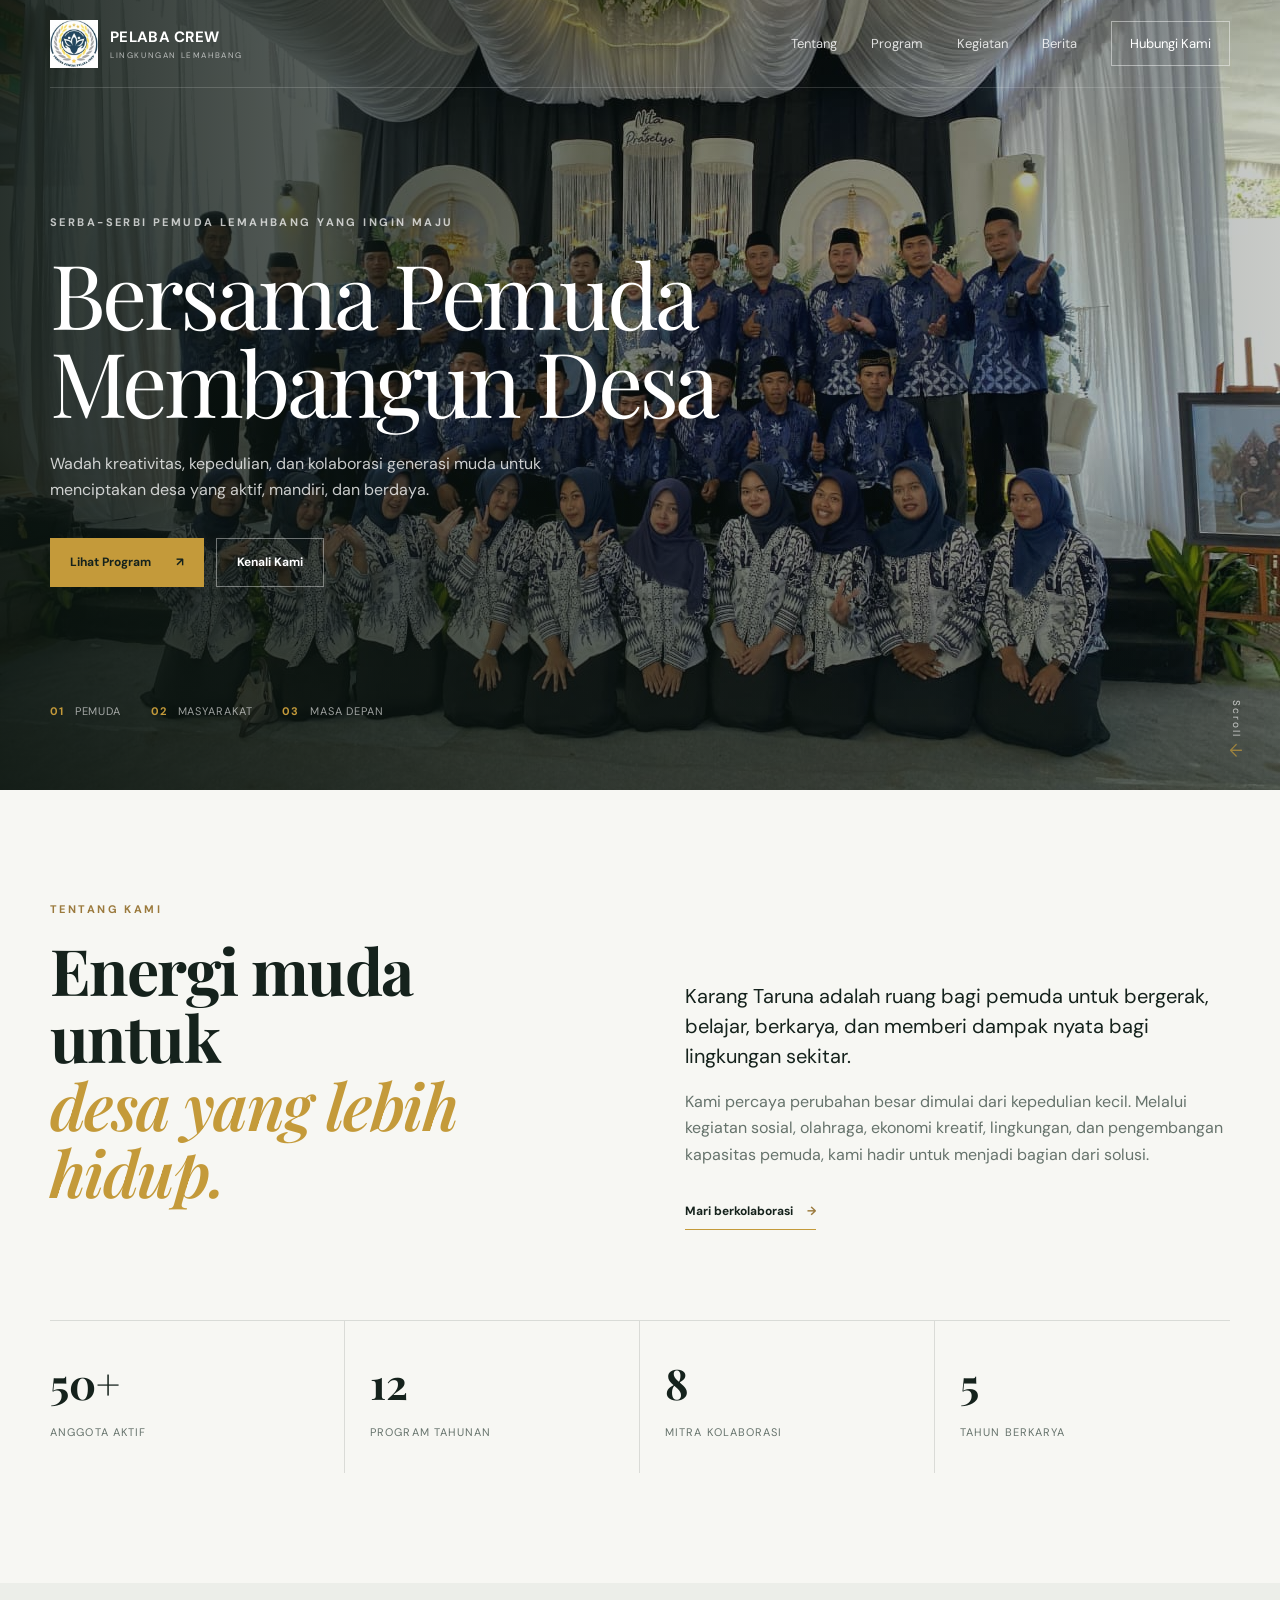
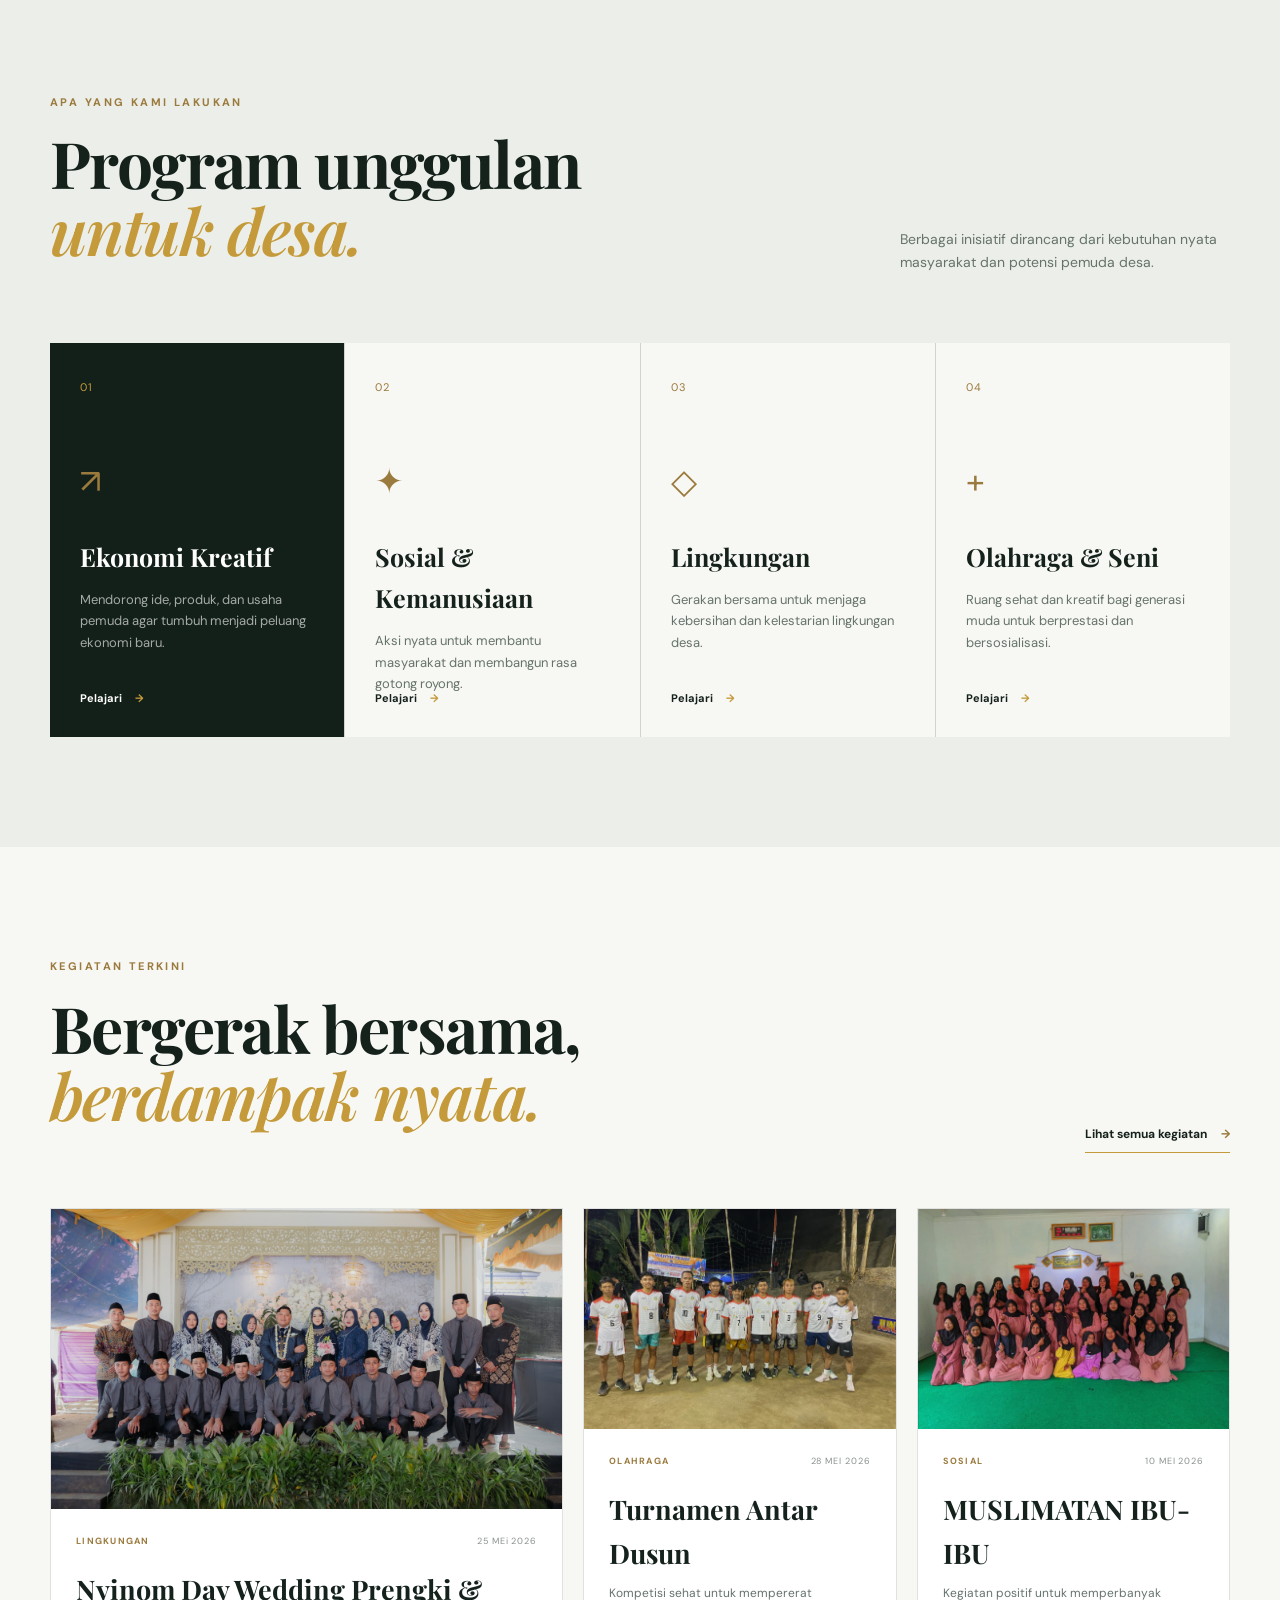
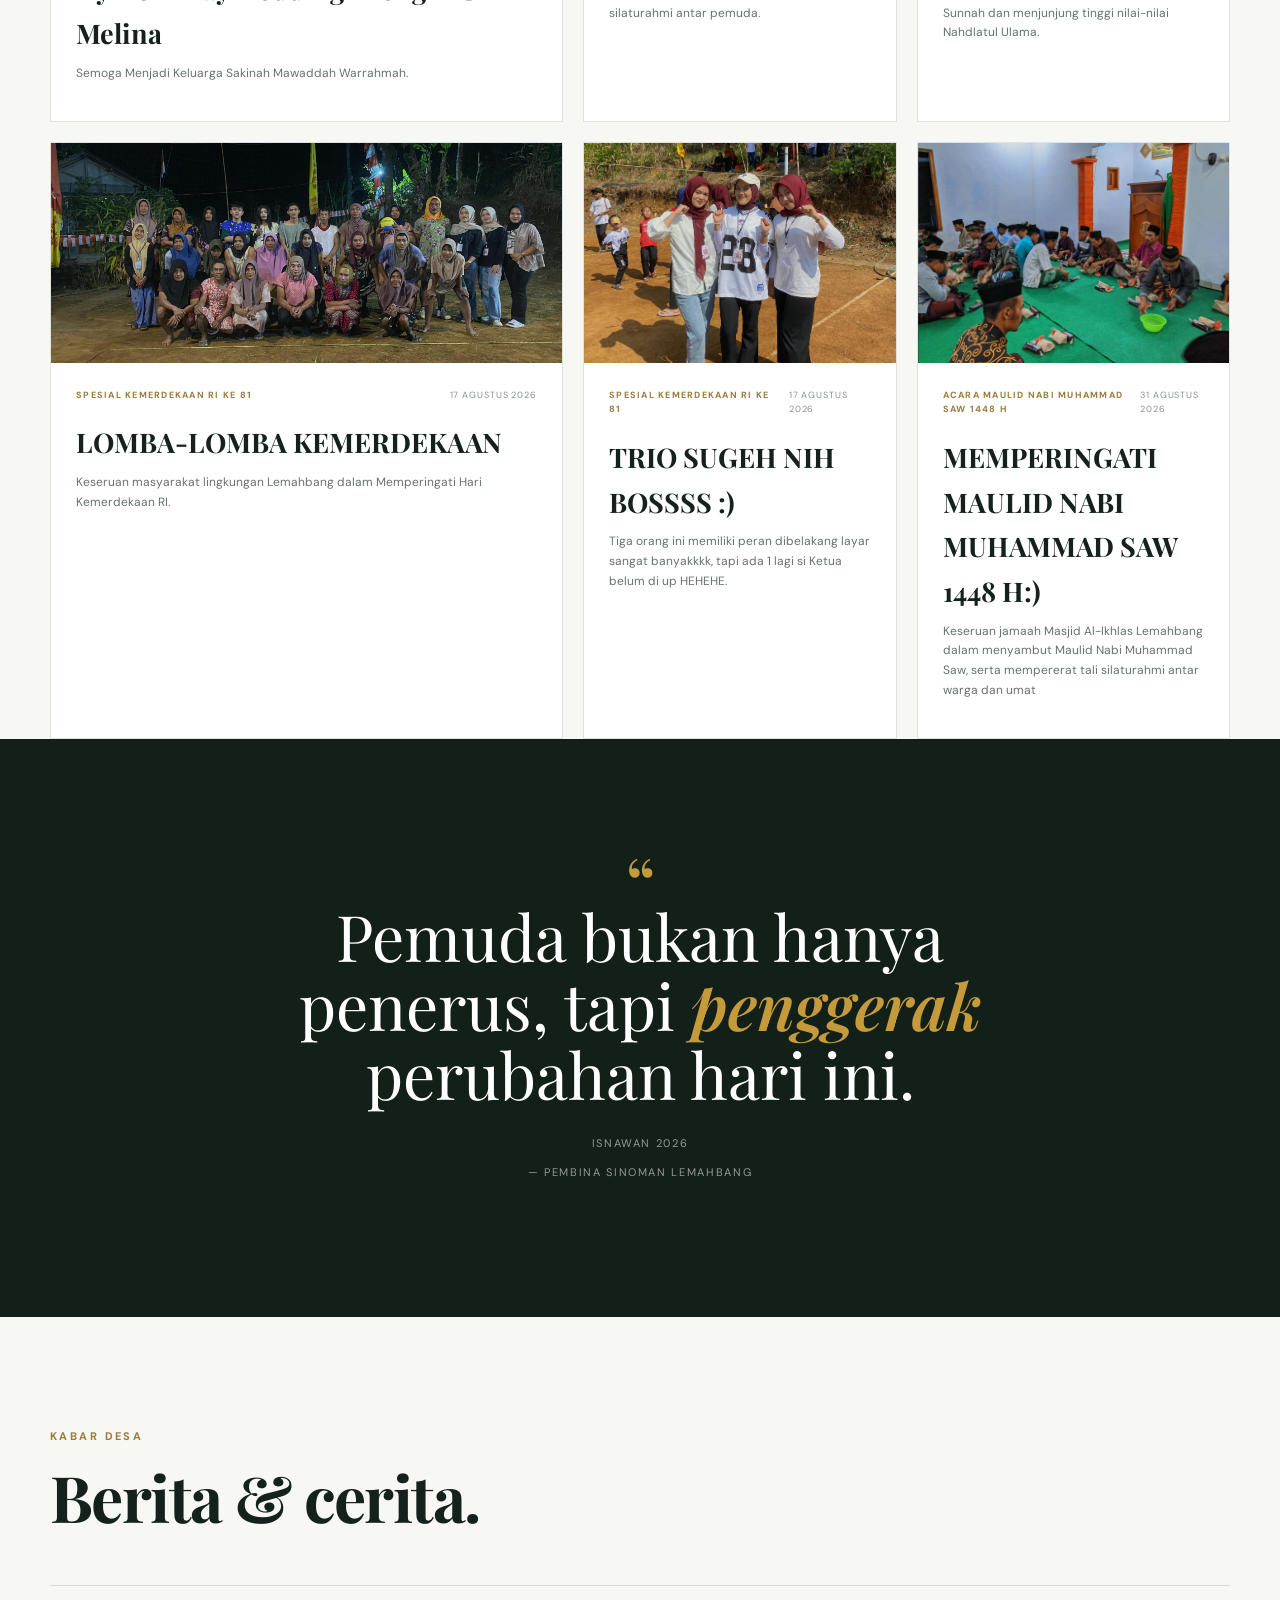
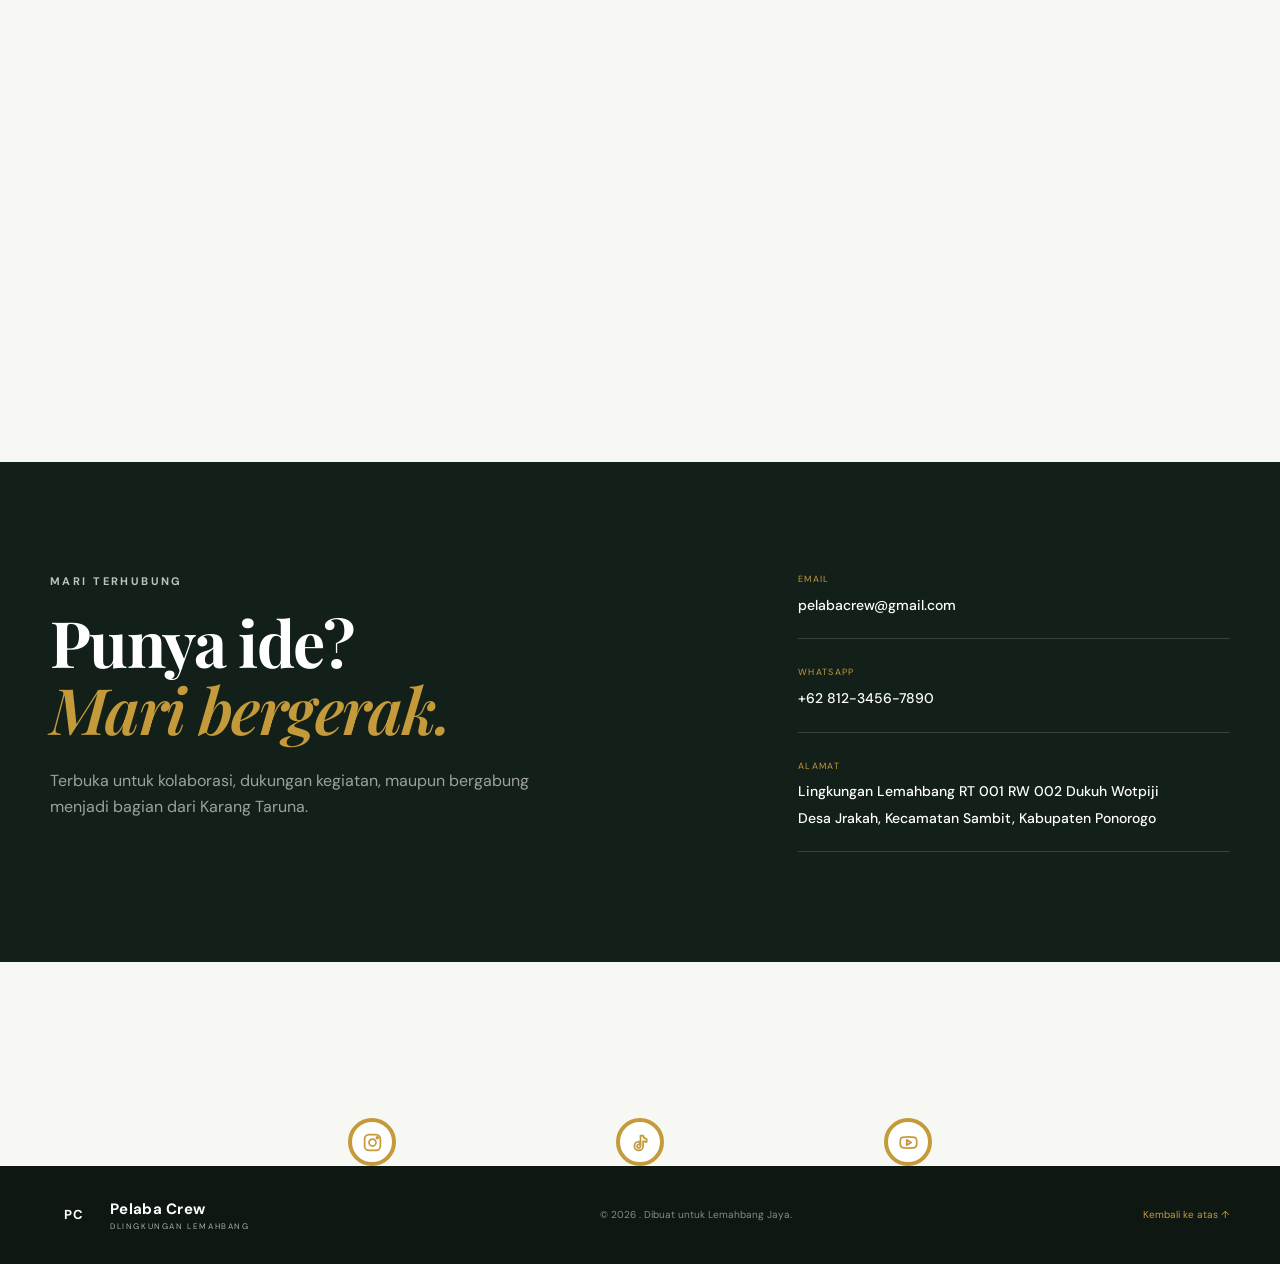
<file: index.html>
<!DOCTYPE html>
<html lang="id">
<head>
  <meta charset="UTF-8">
  <meta name="viewport" content="width=device-width, initial-scale=1.0">
  <meta name="description" content="Website resmi Welcome to Pelaba Gank">
  <title>Welcome To Pelaba</title>
  <link rel="preconnect" href="https://fonts.googleapis.com">
  <link rel="preconnect" href="https://fonts.gstatic.com" crossorigin>
  <link href="https://fonts.googleapis.com/css2?family=DM+Sans:wght@400;500;600;700&family=Playfair+Display:wght@600;700&display=swap" rel="stylesheet">
  <link rel="stylesheet" href="css/style.css">
</head>
<body>
  <header class="site-header" id="beranda">
    <nav class="navbar container">
      <a class="brand" href="#beranda" aria-label="PELABA CREW">
        <span class="brand-mark">
  <img src="assets/logo.png" alt="Logo Karang Taruna">
</span>
        <span><strong>PELABA CREW</strong><small>LINGKUNGAN LEMAHBANG</small></span>
      </a>

      <button class="nav-toggle" aria-label="Buka menu" aria-expanded="false">
        <span></span><span></span><span></span>
      </button>

      <div class="nav-menu">
        <a href="#tentang">Tentang</a>
        <a href="#program">Program</a>
        <a href="#kegiatan">Kegiatan</a>
        <a href="#berita">Berita</a>
        <a href="#kontak" class="nav-cta">Hubungi Kami</a>
      </div>
    </nav>

    <div class="hero-overlay"></div>
    <div class="hero-content container">
      <p class="eyebrow">SERBA-SERBI PEMUDA LEMAHBANG YANG INGIN MAJU</p>
      <h1 class="hero-tagline">
  Bersama Pemuda<br>
  Membangun Desa
</h1>
      <p class="hero-copy">
        Wadah kreativitas, kepedulian, dan kolaborasi generasi muda
        untuk menciptakan desa yang aktif, mandiri, dan berdaya.
      </p>
      <div class="hero-actions">
        <a href="#program" class="btn btn-primary">Lihat Program <span>↗</span></a>
        <a href="#tentang" class="btn btn-ghost">Kenali Kami</a>
      </div>
      <div class="hero-meta">
        <span><b>01</b> Pemuda</span>
        <span><b>02</b> Masyarakat</span>
        <span><b>03</b> Masa Depan</span>
      </div>
    </div>
    <a class="scroll-cue" href="#tentang">Scroll <span>↓</span></a>
  </header>

  <main>
    <section class="intro section" id="tentang">
      <div class="container intro-grid">
        <div>
          <p class="eyebrow dark">TENTANG KAMI</p>
          <h2>Energi muda untuk<br><em>desa yang lebih hidup.</em></h2>
        </div>
        <div>
          <p class="lead">Karang Taruna adalah ruang bagi pemuda untuk bergerak, belajar, berkarya, dan memberi dampak nyata bagi lingkungan sekitar.</p>
          <p>Kami percaya perubahan besar dimulai dari kepedulian kecil. Melalui kegiatan sosial, olahraga, ekonomi kreatif, lingkungan, dan pengembangan kapasitas pemuda, kami hadir untuk menjadi bagian dari solusi.</p>
          <a class="text-link" href="#kontak">Mari berkolaborasi <span>→</span></a>
        </div>
      </div>
      <div class="container stats">
        <div><strong>50+</strong><span>Anggota Aktif</span></div>
        <div><strong>12</strong><span>Program Tahunan</span></div>
        <div><strong>8</strong><span>Mitra Kolaborasi</span></div>
        <div><strong>5</strong><span>Tahun Berkarya</span></div>
      </div>
    </section>

    <section class="program section section-muted" id="program">
      <div class="container">
        <div class="section-head">
          <div>
            <p class="eyebrow dark">APA YANG KAMI LAKUKAN</p>
            <h2>Program unggulan<br><em>untuk desa.</em></h2>
          </div>
          <p>Berbagai inisiatif dirancang dari kebutuhan nyata masyarakat dan potensi pemuda desa.</p>
        </div>
        <div class="program-grid">
          <article class="program-card featured">
            <span class="card-no">01</span>
            <div class="icon">↗</div>
            <h3>Ekonomi Kreatif</h3>
            <p>Mendorong ide, produk, dan usaha pemuda agar tumbuh menjadi peluang ekonomi baru.</p>
            <a href="#kontak">Pelajari <span>→</span></a>
          </article>
          <article class="program-card">
            <span class="card-no">02</span>
            <div class="icon">✦</div>
            <h3>Sosial &amp; Kemanusiaan</h3>
            <p>Aksi nyata untuk membantu masyarakat dan membangun rasa gotong royong.</p>
            <a href="#kontak">Pelajari <span>→</span></a>
          </article>
          <article class="program-card">
            <span class="card-no">03</span>
            <div class="icon">◇</div>
            <h3>Lingkungan</h3>
            <p>Gerakan bersama untuk menjaga kebersihan dan kelestarian lingkungan desa.</p>
            <a href="#kontak">Pelajari <span>→</span></a>
          </article>
          <article class="program-card">
            <span class="card-no">04</span>
            <div class="icon">+</div>
            <h3>Olahraga &amp; Seni</h3>
            <p>Ruang sehat dan kreatif bagi generasi muda untuk berprestasi dan bersosialisasi.</p>
            <a href="#kontak">Pelajari <span>→</span></a>
          </article>
        </div>
      </div>
    </section>

    <section class="activities section" id="kegiatan">
      <div class="container">
        <div class="section-head">
          <div>
            <p class="eyebrow dark">KEGIATAN TERKINI</p>
            <h2>Bergerak bersama,<br><em>berdampak nyata.</em></h2>
          </div>
          <a class="text-link" href="#berita">Lihat semua kegiatan <span>→</span></a>
        </div>

        <div class="activity-grid">
          <article class="activity large">
            <div class="activity-image image-one"></div>
            <div class="activity-body">
              <div><span class="tag">LINGKUNGAN</span><time>25 MEi 2026</time></div>
              <h3>Nyinom Day Wedding Prengki & Melina</h3>
              <p>Semoga Menjadi Keluarga Sakinah Mawaddah Warrahmah.</p>
            </div>
          </article>
          <article class="activity">
            <div class="activity-image image-two"></div>
            <div class="activity-body">
              <div><span class="tag">OLAHRAGA</span><time>28 MEI 2026</time></div>
              <h3>Turnamen Antar Dusun</h3>
              <p>Kompetisi sehat untuk mempererat silaturahmi antar pemuda.</p>
            </div>
          </article>
          <article class="activity">
            <div class="activity-image image-three"></div>
            <div class="activity-body">
              <div><span class="tag">SOSIAL</span><time>10 MEI 2026</time></div>
              <h3>MUSLIMATAN IBU-IBU</h3>
              <p>Kegiatan positif untuk memperbanyak Sunnah dan menjunjung tinggi nilai-nilai Nahdlatul Ulama.</p>
            </div>
          </article>
          <article class="activity">
            <div class="activity-image image-four"></div>
            <div class="activity-body">
              <div><span class="tag">SPESIAL KEMERDEKAAN RI KE 81</span><time>17 AGUSTUS 2026</time></div>
              <h3>LOMBA-LOMBA KEMERDEKAAN </h3>
              <p>Keseruan masyarakat lingkungan Lemahbang dalam Memperingati Hari Kemerdekaan RI.</p>
            </div>
          </article>
          </article>
          <article class="activity">
            <div class="activity-image image-five"></div>
            <div class="activity-body">
              <div><span class="tag">SPESIAL KEMERDEKAAN RI KE 81</span><time>17 AGUSTUS 2026</time></div>
              <h3>TRIO SUGEH NIH BOSSSS :) </h3>
              <p>Tiga orang ini memiliki peran dibelakang layar sangat banyakkkk, tapi ada 1 lagi si Ketua belum di up HEHEHE.</p>
            </div>
          </article>
          </article>
          <article class="activity">
            <div class="activity-image image-six"></div>
            <div class="activity-body">
              <div><span class="tag"> ACARA MAULID NABI MUHAMMAD SAW 1448 H</span><time>31 AGUSTUS 2026</time></div>
              <h3>MEMPERINGATI MAULID NABI MUHAMMAD SAW 1448 H:) </h3>
              <p>Keseruan jamaah Masjid Al-Ikhlas Lemahbang dalam menyambut Maulid Nabi Muhammad Saw, serta mempererat tali silaturahmi antar warga dan umat</p>
            </div>
          </article>
        </div>
      </div
    </section>

    <section class="quote-section">
      <div class="container quote">
        <span class="quote-mark">“</span>
        <blockquote>Pemuda bukan hanya<br>penerus, tapi <em>penggerak</em><br>perubahan hari ini.</blockquote>
        <p> ISNAWAN 2026</p>
        <p>— Pembina Sinoman Lemahbang</p>
      </div>
    </section>

    <section class="news section" id="berita">
      <div class="container">
        <div class="section-head compact">
          <div>
            <p class="eyebrow dark">KABAR DESA</p>
            <h2>Berita &amp; cerita.</h2>
          </div>
        </div>
        <div class="news-list">
          <article><span>01</span><div><small>INFO · 04 JUN 2026</small><h3>Pendaftaran anggota baru Karang Taruna dibuka</h3></div><b>→</b></article>
          <article><span>02</span><div><small>KEGIATAN · 26 MEI 2026</small><h3>Kolaborasi pemuda dan UMKM desa untuk bazar kreatif</h3></div><b>→</b></article>
          <article><span>03</span><div><small>PRESTASI · 18 MEI 2026</small><h3>Tim olahraga desa meraih juara dalam kompetisi kecamatan</h3></div><b>→</b></article>
        </div>
      </div>
    </section>

    <section class="contact-section" id="kontak">
      <div class="container contact-grid">
        <div>
          <p class="eyebrow">MARI TERHUBUNG</p>
          <h2>Punya ide?<br><em>Mari bergerak.</em></h2>
          <p>Terbuka untuk kolaborasi, dukungan kegiatan, maupun bergabung menjadi bagian dari Karang Taruna.</p>
        </div>
        <div class="contact-info">
          <a href="mailto:pelabacrew@gmail.com"><small>EMAIL</small><strong>pelabacrew@gmail.com</strong></a>
          <a href="https://wa.me/6281234567890" target="_blank" rel="noopener"><small>WHATSAPP</small><strong>+62 812-3456-7890</strong></a>
          <div><small>ALAMAT</small><strong>Lingkungan Lemahbang RT 001 RW 002 Dukuh Wotpiji<br>Desa Jrakah, Kecamatan Sambit, Kabupaten Ponorogo</strong></div>
          
          </div>
        </div>
      </div>
    </section>
  </main>
  <div class="social-links">

  <a href="https://www.instagram.com/pelabacrew_png?"
     target="_blank"
     rel="noopener noreferrer"
     aria-label="Instagram"
     class="social-icon">
    <svg viewBox="0 0 24 24" aria-hidden="true">
      <rect x="3" y="3" width="18" height="18" rx="5"></rect>
      <circle cx="12" cy="12" r="4"></circle>
      <circle cx="17.5" cy="6.5" r="1"></circle>
    </svg>
  </a>

  <a href="https://www.tiktok.com/@pemudapemudi_lemahbang?"
     target="_blank"
     rel="noopener noreferrer"
     aria-label="TikTok"
     class="social-icon">
    <svg viewBox="0 0 24 24" aria-hidden="true">
      <path d="M15 4c.4 2.3 1.7 3.7 4 4v3.5c-1.5 0-2.8-.4-4-1.1V16a5 5 0 1 1-5-5c.4 0 .8 0 1.2.1v3.5a2 2 0 1 0 .8 1.9V4h3z"></path>
    </svg>
  </a>

  <a href="https://youtube.com/@pemudapemudi_lemahbang?"
     target="_blank"
     rel="noopener noreferrer"
     aria-label="YouTube"
     class="social-icon">
    <svg viewBox="0 0 24 24" aria-hidden="true">
      <path d="M21 8.2a2.8 2.8 0 0 0-2-2C17.2 5.7 12 5.7 12 5.7s-5.2 0-7 .5a2.8 2.8 0 0 0-2 2A29 29 0 0 0 2.5 12 29 29 0 0 0 3 15.8a2.8 2.8 0 0 0 2 2c1.8.5 7 .5 7 .5s5.2 0 7-.5a2.8 2.8 0 0 0 2-2 29 29 0 0 0 .5-3.8 29 29 0 0 0-.5-3.8z"></path>
      <path d="m10 15 5-3-5-3v6z"></path>
    </svg>
  </a>

</div>

  <footer>
    <div class="container footer-inner">
      <div class="brand footer-brand"><span class="brand-mark">PC</span><span><strong>Pelaba Crew</strong><small>DLINGKUNGAN LEMAHBANG</small></span></div>
      <p>© 2026 . Dibuat untuk Lemahbang Jaya.</p>
      <a href="#beranda">Kembali ke atas ↑</a>
    </div>
  </footer>

  <script src="js/main.js"></script>
</body>
</html>
</file>
<file: css/style.css>
/* =========================================================
   KARANG TARUNA DESA — MODERN EDITION
   CUSTOM MUDAH: ubah variabel di :root dan URL gambar di
   bagian "BACKGROUND IMAGE" di bawah.
   ========================================================= */

:root {
  --ink: #15221c;
  --muted: #66736c;
  --paper: #f7f7f3;
  --white: #ffffff;
  --accent: #c49a3a;
  --accent-dark: #9b7a3d;
  --line: rgba(21,34,28,.13);
  --dark: #132019;

  --container: 1180px;
  --radius: 4px;

  /* BACKGROUND IMAGE — GANTI URL INI */
  --hero-bg: url("../assets/foto-kumpulan.jpeg");
  --activity-1: url("../assets/kegiatan-1.jpeg");
  --activity-2: url("../assets/kegiatan-2.jpeg");
  --activity-3: url("../assets/kegiatan-3.jpeg");
  --activity-4: url("../assets/kegiatan-4.jpeg");
  --activity-5: url("../assets/kegiatan-5.jpeg");
  --activity-6: url("../assets/kegiatan-6.jpeg");
}

* { box-sizing: border-box; }
html { scroll-behavior: smooth; }
body {
  margin: 0;
  color: var(--ink);
  background: var(--paper);
  font-family: "DM Sans", sans-serif;
  line-height: 1.65;
}
a { color: inherit; text-decoration: none; }
.container { width: min(calc(100% - 48px), var(--container)); margin-inline: auto; }
.section { padding: 110px 0; }
.eyebrow {
  margin: 0 0 18px;
  font-size: 11px;
  font-weight: 700;
  letter-spacing: .22em;
  color: rgba(255,255,255,.72);
}
.eyebrow.dark { color: var(--accent-dark); }
h1, h2, h3, p { margin-top: 0; }
h1, h2 { font-family: "Playfair Display", serif; line-height: 1.05; letter-spacing: -.025em; }
h1 { margin-bottom: 26px; font-size: clamp(52px, 7vw, 88px); color: #fff; }
h2 { font-size: clamp(42px, 5vw, 64px); margin-bottom: 25px; }
h1 em, h2 em, blockquote em { color: var(--accent); font-style: italic; font-weight: 600; }

.site-header {
  position: relative;
  min-height: 790px;
  color: #fff;
  background-image: var(--hero-bg);
  background-color: #34483d;
  background-size: cover;
  background-position: center;
  overflow: hidden;
}
.hero-overlay {
  position: absolute; inset: 0;
  background: linear-gradient(90deg, rgba(10,20,15,.88) 0%, rgba(10,20,15,.52) 48%, rgba(10,20,15,.22) 100%),
              linear-gradient(0deg, rgba(10,20,15,.55), transparent 45%);
}
.navbar {
  position: relative; z-index: 5;
  min-height: 88px;
  display: flex; align-items: center; justify-content: space-between;
  border-bottom: 1px solid rgba(255,255,255,.16);
}
.brand { display: flex; align-items: center; gap: 12px; }
.brand-mark {
  display: grid; place-items: center;
  width: 42px; height: 42px;
  border: 1px solid rgba(255,255,255,.55);
  font-weight: 700; font-size: 13px; letter-spacing: .04em;
}
.brand strong { display:block; font-size: 15px; letter-spacing: .02em; }
.brand small { display:block; margin-top: -1px; font-size: 8px; letter-spacing: .2em; opacity:.65; }
.nav-menu { display:flex; align-items:center; gap: 34px; font-size: 13px; }
.nav-menu > a:not(.nav-cta) { opacity:.82; transition:.2s; }
.nav-menu > a:not(.nav-cta):hover { opacity:1; }
.nav-cta { padding: 11px 18px; border: 1px solid rgba(255,255,255,.45); }
.nav-toggle { display:none; background:none; border:0; padding:10px; }
.nav-toggle span { display:block; width:25px; height:2px; margin:5px; background:#fff; }

.hero-content { position:relative; z-index:2; padding-top: 125px; }
.hero-copy { max-width: 540px; color: rgba(255,255,255,.78); font-size: 16px; }
.hero-actions { display:flex; gap:12px; margin-top: 34px; }
.btn { display:inline-flex; align-items:center; gap:25px; padding: 14px 20px; font-size: 12px; font-weight:700; }
.btn-primary { color: var(--ink); background: var(--accent); }
.btn-ghost { color:#fff; border:1px solid rgba(255,255,255,.4); }
.hero-meta { display:flex; gap: 30px; margin-top: 115px; font-size: 11px; color:rgba(255,255,255,.6); text-transform:uppercase; letter-spacing:.08em; }
.hero-meta b { color:var(--accent); margin-right:7px; }
.scroll-cue { position:absolute; right:30px; bottom:30px; z-index:2; writing-mode:vertical-rl; font-size:10px; letter-spacing:.2em; opacity:.7; }
.scroll-cue span { color:var(--accent); font-size:17px; }

.intro { background:var(--paper); }
.intro-grid { display:grid; grid-template-columns: 1fr 1fr; gap: 90px; align-items:end; }
.intro-grid h2 { max-width:500px; }
.lead { font-size:20px; line-height:1.5; margin-bottom:18px; }
.intro-grid > div:last-child p:not(.lead) { color:var(--muted); max-width:570px; }
.text-link { display:inline-flex; gap:14px; align-items:center; margin-top:18px; font-weight:700; font-size:12px; border-bottom:1px solid var(--accent); padding-bottom:7px; }
.text-link span { color:var(--accent-dark); }
.stats { display:grid; grid-template-columns:repeat(4,1fr); border-top:1px solid var(--line); margin-top:90px; }
.stats div { padding:28px 0; border-right:1px solid var(--line); padding-left:25px; }
.stats div:first-child { padding-left:0; }
.stats div:last-child { border-right:0; }
.stats strong { display:block; font-family:"Playfair Display"; font-size:42px; }
.stats span { color:var(--muted); font-size:11px; text-transform:uppercase; letter-spacing:.1em; }

.section-muted { background:#eceee9; }
.section-head { display:flex; justify-content:space-between; align-items:end; gap:40px; margin-bottom:55px; }
.section-head > p { width:330px; color:var(--muted); font-size:14px; }
.program-grid { display:grid; grid-template-columns:repeat(4,1fr); gap:1px; background:var(--line); }
.program-card { position:relative; min-height:390px; padding:30px; background:var(--paper); transition:.25s; }
.program-card:hover { transform:translateY(-5px); box-shadow:0 18px 45px rgba(0,0,0,.08); z-index:1; }
.program-card.featured { background:var(--dark); color:#fff; }
.card-no { font-size:11px; color:var(--accent-dark); letter-spacing:.1em; }
.featured .card-no { color:var(--accent); }
.icon { margin:55px 0 25px; font-size:34px; color:var(--accent-dark); }
.program-card h3 { font-family:"Playfair Display"; font-size:25px; margin-bottom:12px; }
.program-card p { color:var(--muted); font-size:13px; }
.featured p { color:rgba(255,255,255,.62); }
.program-card a { position:absolute; bottom:30px; font-size:11px; font-weight:700; }
.program-card a span { color:var(--accent); margin-left:10px; }

.activity-grid { display:grid; grid-template-columns: 1.35fr .825fr .825fr; gap:20px; }
.activity { background:#fff; border:1px solid var(--line); }
.activity-image { height:220px; background-size:cover; background-position:center; background-color:#cfd4cd; }
.activity.large .activity-image { height:300px; }
.image-one { background-image:linear-gradient(rgba(20,35,28,.12),rgba(20,35,28,.12)), var(--activity-1); }
.image-two { background-image:linear-gradient(rgba(20,35,28,.12),rgba(20,35,28,.12)), var(--activity-2); }
.image-three { background-image:linear-gradient(rgba(20,35,28,.12),rgba(20,35,28,.12)), var(--activity-3); }
.image-four { background-image:linear-gradient(rgba(20,35,28,.12),rgba(20,35,28,.12)), var(--activity-4); }
.image-five { background-image:linear-gradient(rgba(20,35,28,.12),rgba(20,35,28,.12)), var(--activity-5); }
.image-six { background-image:linear-gradient(rgba(20,35,28,.12),rgba(20,35,28,.12)), var(--activity-6); }
.activity-body { padding:25px; }
.activity-body > div { display:flex; justify-content:space-between; gap:15px; }
.tag { color:var(--accent-dark); font-size:9px; font-weight:700; letter-spacing:.14em; }
time { font-size:9px; color:#89918c; letter-spacing:.1em; }
.activity h3 { font-family:"Playfair Display"; font-size:27px; margin:18px 0 8px; }
.activity p { color:var(--muted); font-size:12px; }

.quote-section { background:var(--dark); color:#fff; padding:125px 0; text-align:center; }
.quote { position:relative; }
.quote-mark { display:block; color:var(--accent); font-family:"Playfair Display"; font-size:75px; line-height:.5; }
blockquote { margin:0 auto 25px; font-family:"Playfair Display"; font-size:clamp(38px,5vw,68px); line-height:1.08; }
.quote p { color:rgba(255,255,255,.55); font-size:11px; letter-spacing:.15em; text-transform:uppercase; }

.compact { margin-bottom:30px; }
.news-list { border-top:1px solid var(--line); }
.news-list article { display:grid; grid-template-columns:70px 1fr 30px; align-items:center; gap:20px; padding:25px 0; border-bottom:1px solid var(--line); }
.news-list article > span { color:var(--accent-dark); font-size:11px; }
.news-list small { color:var(--accent-dark); font-size:9px; letter-spacing:.12em; }
.news-list h3 { margin:5px 0 0; font-family:"Playfair Display"; font-size:24px; }
.news-list b { color:var(--accent-dark); }

.contact-section { padding:110px 0; color:#fff; background:var(--dark); }
.contact-grid { display:grid; grid-template-columns:1.2fr .8fr; gap:100px; }
.contact-grid h2 { max-width:600px; }
.contact-grid > div:first-child > p:last-child { max-width:520px; color:rgba(255,255,255,.58); }
.contact-info { display:flex; flex-direction:column; gap:26px; }
.contact-info a, .contact-info > div:not(.socials) { border-bottom:1px solid rgba(255,255,255,.15); padding-bottom:20px; }
.contact-info small { display:block; margin-bottom:5px; font-size:9px; letter-spacing:.15em; color:var(--accent); }
.contact-info strong { font-size:14px; font-weight:500; }
.socials { display:flex; gap:20px; padding-top:3px; color:rgba(255,255,255,.7); font-size:11px; }

footer { background:#0e1712; color:rgba(255,255,255,.5); padding:25px 0; }
.footer-inner { display:flex; align-items:center; justify-content:space-between; gap:20px; }
.footer-brand { color:#fff; }
.footer-inner p, .footer-inner > a { margin:0; font-size:10px; }
.footer-inner > a { color:var(--accent); }

@media (max-width: 900px) {
  .nav-toggle { display:block; position:relative; z-index:7; }
  .nav-menu { display:none; position:absolute; top:88px; left:0; right:0; padding:25px; flex-direction:column; align-items:flex-start; background:var(--dark); }
  .nav-menu.open { display:flex; }
  .nav-menu .nav-cta { width:100%; text-align:center; }
  .site-header { min-height:720px; }
  .hero-content { padding-top:90px; }
  .hero-meta { margin-top:75px; }
  .intro-grid, .contact-grid { grid-template-columns:1fr; gap:40px; }
  .program-grid { grid-template-columns:1fr 1fr; }
  .activity-grid { grid-template-columns:1fr; }
  .activity.large .activity-image, .activity-image { height:260px; }
  .stats { grid-template-columns:1fr 1fr; }
  .stats div { border-bottom:1px solid var(--line); }
  .section-head { align-items:start; flex-direction:column; }
}
@media (max-width: 600px) {
  .container { width:min(calc(100% - 30px), var(--container)); }
  .section { padding:75px 0; }
  .site-header { min-height:680px; }
  h1 { font-size:52px; }
  h2 { font-size:43px; }
  .hero-meta { gap:15px; flex-wrap:wrap; }
  .program-grid { grid-template-columns:1fr; }
  .program-card { min-height:330px; }
  .footer-inner { align-items:flex-start; flex-direction:column; }
}

.reveal { opacity:0; transform:translateY(18px); transition:opacity .7s ease, transform .7s ease; }
.reveal.visible { opacity:1; transform:none; }
.site-header.scrolled .navbar { background:rgba(19,32,25,.2); backdrop-filter:blur(10px); }

.brand-mark {
  width: 48px;
  height: 48px;
  display: grid;
  place-items: center;
  border: 0;
}

.brand-mark img {
  width: 100%;
  height: 100%;
  object-fit: contain;
}
.hero-tagline {
  font-family: "Playfair Display", serif;
  font-size: clamp(3rem, 7vw, 6.5rem);
  font-weight: 400;
  line-height: 0.98;
  letter-spacing: -0.04em;
  color: #ffffff;
}

.hero-tagline em {
  font-style: italic;
  font-weight: 400;
}
/* SOCIAL MEDIA */
.social-links {
  display: flex;
  justify-content: center;
  align-items: center;
  gap: 220px;
  margin-top: 46px;
}

.social-icon {
  width: 48px;
  height: 48px;

  display: flex;
  align-items: center;
  justify-content: center;

  border: 4px solid var(--accent);
  border-radius: 50%;

  color: var(--accent);
  background: #ffffff;

  text-decoration: none;

  transition: all 0.3s ease;
}

.social-icon svg {
  width: 21px;
  height: 21px;

  fill: none;
  stroke: currentColor;
  stroke-width: 2;
  stroke-linecap: round;
  stroke-linejoin: round;
}

/* Hover */
.social-icon:hover {
  background: var(--accent);
  color: #ffffff;
  border-color: var(--accent);

  transform: translateY(-4px);

  box-shadow: 0 8px 20px rgba(0, 0, 0, 0.18);
}

/* Facebook */
.social-icon[aria-label="Facebook"] svg {
  fill: currentColor;
  stroke: none;
}

/* Mobile */
@media (max-width: 600px) {
  .social-links {
    gap: 12px;
  }

  .social-icon {
    width: 44px;
    height: 44px;
  }
}
</file>
